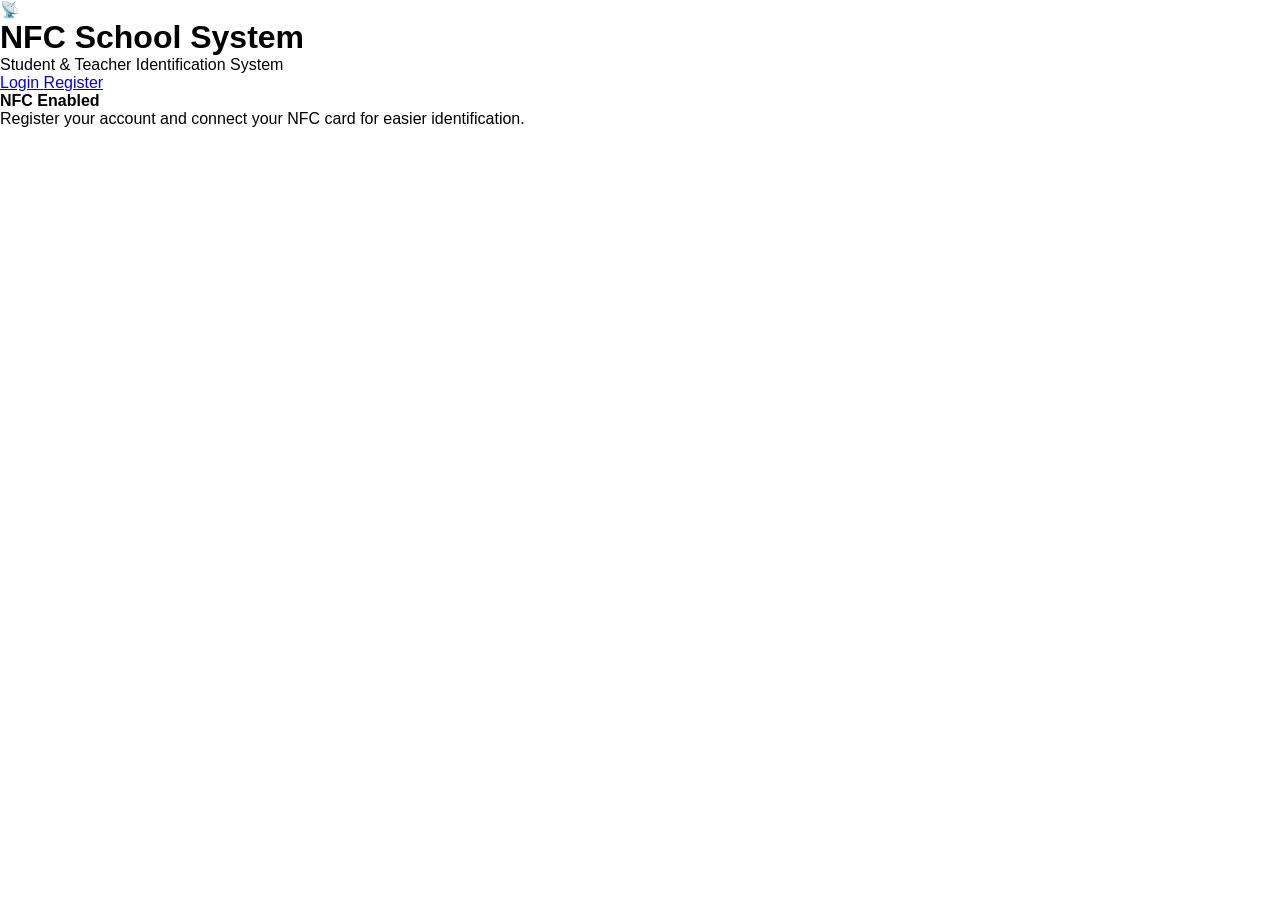
<file: index.html>
<?php
session_start();

if (isset($_SESSION["user_id"])) {
    header("Location: dashboard.php");
    exit();
}
?>

<!DOCTYPE html>
<html lang="en">

<head>
    <meta charset="UTF-8">
    <meta name="viewport" content="width=device-width, initial-scale=1.0">

    <title>NFC School System</title>

    <link rel="stylesheet" href="style.css">
</head>

<body>

<div class="home-container">

    <div class="home-card">

        <div class="logo">
            📡
        </div>

        <h1>NFC School System</h1>

        <p class="subtitle">
            Student & Teacher Identification System
        </p>

        <div class="home-buttons">

            <a href="login.php" class="btn primary">
                Login
            </a>

            <a href="register.php" class="btn secondary">
                Register
            </a>

        </div>

        <div class="info-box">
            <strong>NFC Enabled</strong>
            <p>
                Register your account and connect your NFC card
                for easier identification.
            </p>
        </div>

    </div>

</div>

</body>
</html>
</file>
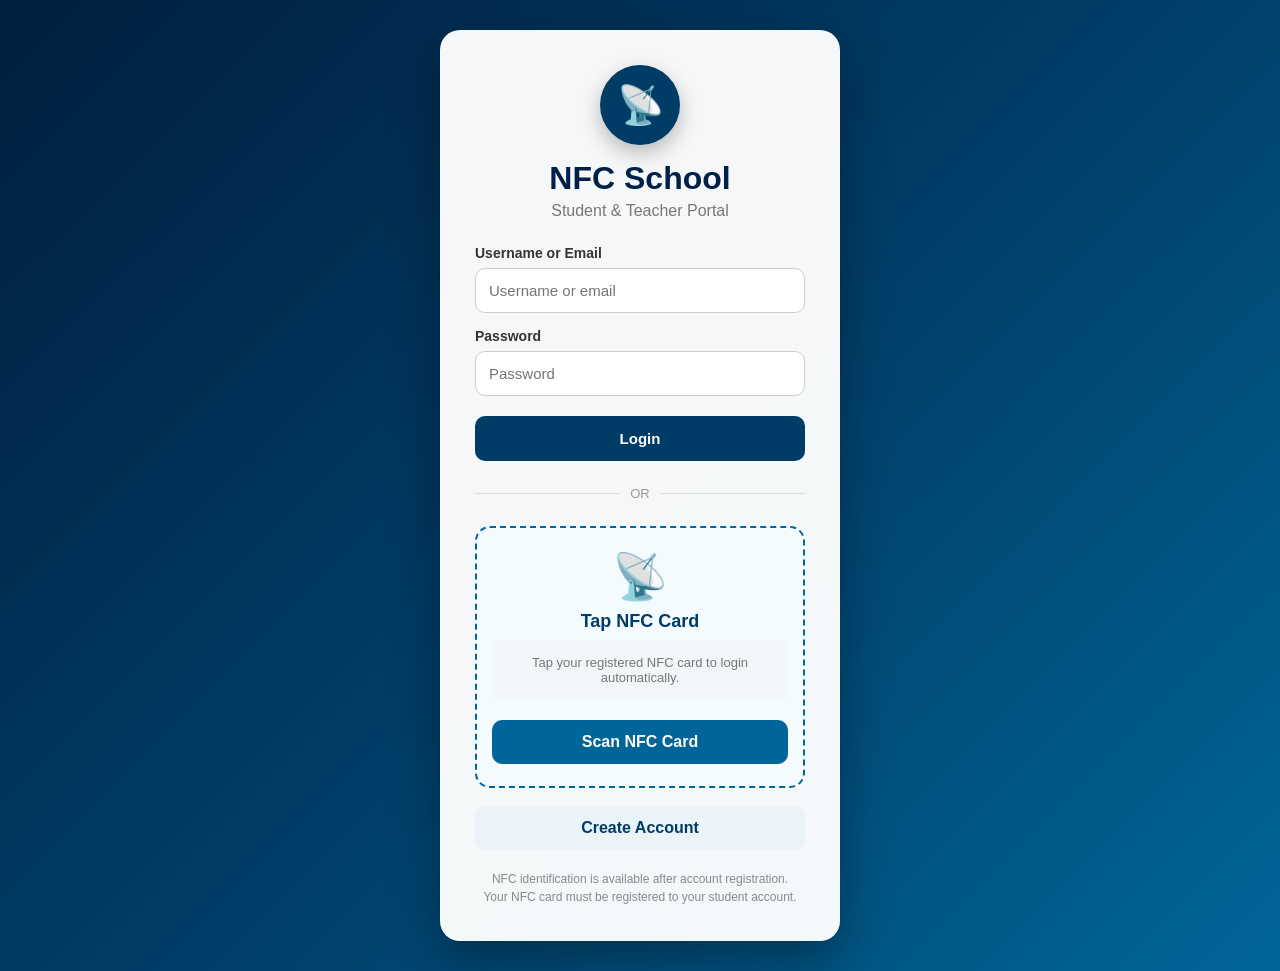
<file: login.html>
<!DOCTYPE html>
<html lang="en">

<head>

    <meta charset="UTF-8">

    <meta name="viewport"
          content="width=device-width, initial-scale=1.0">

    <title>NFC School Login</title>

    <link rel="stylesheet" href="style.css">

    <style>

        * {
            box-sizing: border-box;
        }

        body {
            margin: 0;
            font-family: Arial, sans-serif;
        }

        .login-body {
            min-height: 100vh;
            display: flex;
            justify-content: center;
            align-items: center;
            background:
                linear-gradient(135deg, #001f3f, #003d66, #006699);
        }

        .login-box {
            width: 400px;
            max-width: 92%;
            padding: 35px;
            border-radius: 20px;
            background: rgba(255,255,255,0.96);
            box-shadow: 0 20px 50px rgba(0,0,0,0.35);
            text-align: center;
        }

        .login-logo {
            width: 80px;
            height: 80px;
            margin: 0 auto 15px;

            display: flex;
            justify-content: center;
            align-items: center;

            border-radius: 50%;

            background: #003d66;

            color: white;

            font-size: 38px;

            box-shadow: 0 8px 20px rgba(0,0,0,0.25);
        }

        h1 {
            margin: 5px 0;
            color: #002b49;
        }

        .muted {
            color: #777;
            margin-bottom: 25px;
        }

        form {
            text-align: left;
        }

        label {
            display: block;
            margin-top: 15px;
            margin-bottom: 7px;

            font-weight: bold;
            color: #333;
        }

        input {
            width: 100%;
            padding: 13px;

            border: 1px solid #ccc;
            border-radius: 10px;

            font-size: 15px;

            outline: none;
        }

        input:focus {
            border-color: #006699;
            box-shadow: 0 0 0 3px rgba(0,102,153,0.12);
        }

        button,
        .secondary-button {
            width: 100%;
            display: block;

            padding: 13px;

            border: none;
            border-radius: 10px;

            font-size: 16px;
            font-weight: bold;

            cursor: pointer;

            text-decoration: none;
            text-align: center;
        }

        .main-button {
            margin-top: 20px;

            background: #003d66;
            color: white;
        }

        .main-button:hover {
            background: #002b49;
        }

        .divider {
            display: flex;
            align-items: center;
            gap: 10px;

            margin: 25px 0;

            color: #999;
            font-size: 13px;
        }

        .divider::before,
        .divider::after {
            content: "";
            flex: 1;
            height: 1px;
            background: #ddd;
        }

        /* NFC AREA */

        .nfc-area {
            padding: 22px 15px;

            border: 2px dashed #006699;

            border-radius: 15px;

            background: #f4fbff;

            cursor: pointer;

            transition: 0.3s;
        }

        .nfc-area:hover {
            background: #e7f6ff;
            transform: translateY(-2px);
        }

        .nfc-icon {
            font-size: 45px;

            animation: pulse 1.8s infinite;
        }

        .nfc-title {
            margin-top: 8px;

            font-size: 18px;
            font-weight: bold;

            color: #003d66;
        }

        .nfc-status {
            margin-top: 8px;

            color: #777;

            font-size: 13px;
        }

        .nfc-button {
            margin-top: 15px;

            background: #006699;
            color: white;
        }

        .nfc-button:hover {
            background: #004d73;
        }

        .secondary-button {
            background: #e9f3f8;
            color: #003d66;
        }

        .secondary-button:hover {
            background: #d9ebf4;
        }

        .bottom-text {
            margin-top: 20px;

            font-size: 12px;

            color: #888;

            line-height: 1.5;
        }

        .success {
            color: #159447;
            font-weight: bold;
        }

        .error {
            color: #d62828;
            font-weight: bold;
        }

        @keyframes pulse {

            0% {
                transform: scale(1);
            }

            50% {
                transform: scale(1.08);
            }

            100% {
                transform: scale(1);
            }

        }

    </style>

</head>


<body class="login-body">


<div class="login-box">

    <div class="login-logo">
        📡
    </div>


    <h1>NFC School</h1>

    <p class="muted">
        Student & Teacher Portal
    </p>


    <!-- NORMAL LOGIN -->

    <form action="login_process.php"
          method="POST">

        <label>
            Username or Email
        </label>

        <input
            type="text"
            name="identity"
            placeholder="Username or email"
            required
        >


        <label>
            Password
        </label>

        <input
            type="password"
            name="password"
            placeholder="Password"
            required
        >


        <button
            type="submit"
            class="main-button">

            Login

        </button>

    </form>


    <div class="divider">
        OR
    </div>


    <!-- NFC LOGIN -->

    <div class="nfc-area"
         onclick="startNFC()">

        <div class="nfc-icon">
            📡
        </div>

        <div class="nfc-title">
            Tap NFC Card
        </div>

        <div
            id="nfcStatus"
            class="nfc-status">

            Tap your registered NFC card to login automatically.

        </div>


        <button
            type="button"
            class="nfc-button"
            onclick="event.stopPropagation(); startNFC();">

            Scan NFC Card

        </button>

    </div>


    <br>


    <a
        href="register.php"
        class="secondary-button">

        Create Account

    </a>


    <p class="bottom-text">

        NFC identification is available
        after account registration.

        <br>

        Your NFC card must be registered
        to your student account.

    </p>

</div>


<script>

async function startNFC() {

    const status =
        document.getElementById("nfcStatus");


    /*
     * Check if Web NFC is available
     */

    if (!("NDEFReader" in window)) {

        status.innerHTML =
            '<span class="error">' +
            'NFC scanning is not supported by this browser/device.' +
            '</span><br>' +
            'Use a compatible NFC device or external NFC reader.';

        return;

    }


    try {

        status.innerHTML =
            "📡 Waiting for NFC card...";


        const ndef =
            new NDEFReader();


        await ndef.scan();


        status.innerHTML =
            "📡 Please tap your NFC card now...";


        ndef.addEventListener(
            "reading",
            ({ serialNumber }) => {

                console.log(
                    "NFC UID:",
                    serialNumber
                );


                status.innerHTML =
                    '<span class="success">' +
                    'Card detected! Logging in...' +
                    '</span>';


                /*
                 * Send NFC UID to PHP
                 */

                fetch("nfc_login.php", {

                    method: "POST",

                    headers: {
                        "Content-Type":
                            "application/x-www-form-urlencoded"
                    },

                    body:
                        "nfc_uid=" +
                        encodeURIComponent(serialNumber)

                })

                .then(response =>
                    response.json()
                )

                .then(data => {

                    if (data.success) {

                        status.innerHTML =
                            '<span class="success">' +
                            'Welcome, ' +
                            data.name +
                            '! Redirecting...' +
                            '</span>';


                        window.location.href =
                            data.redirect;

                    }

                    else {

                        status.innerHTML =
                            '<span class="error">' +
                            data.message +
                            '</span>';

                    }

                })

                .catch(error => {

                    console.error(error);

                    status.innerHTML =
                        '<span class="error">' +
                        'Unable to connect to the server.' +
                        '</span>';

                });

            }
        );


    }

    catch(error) {

        console.error(error);


        status.innerHTML =
            '<span class="error">' +
            'NFC scanning could not be started.' +
            '</span>';

    }

}

</script>


</body>

</html>
</file>
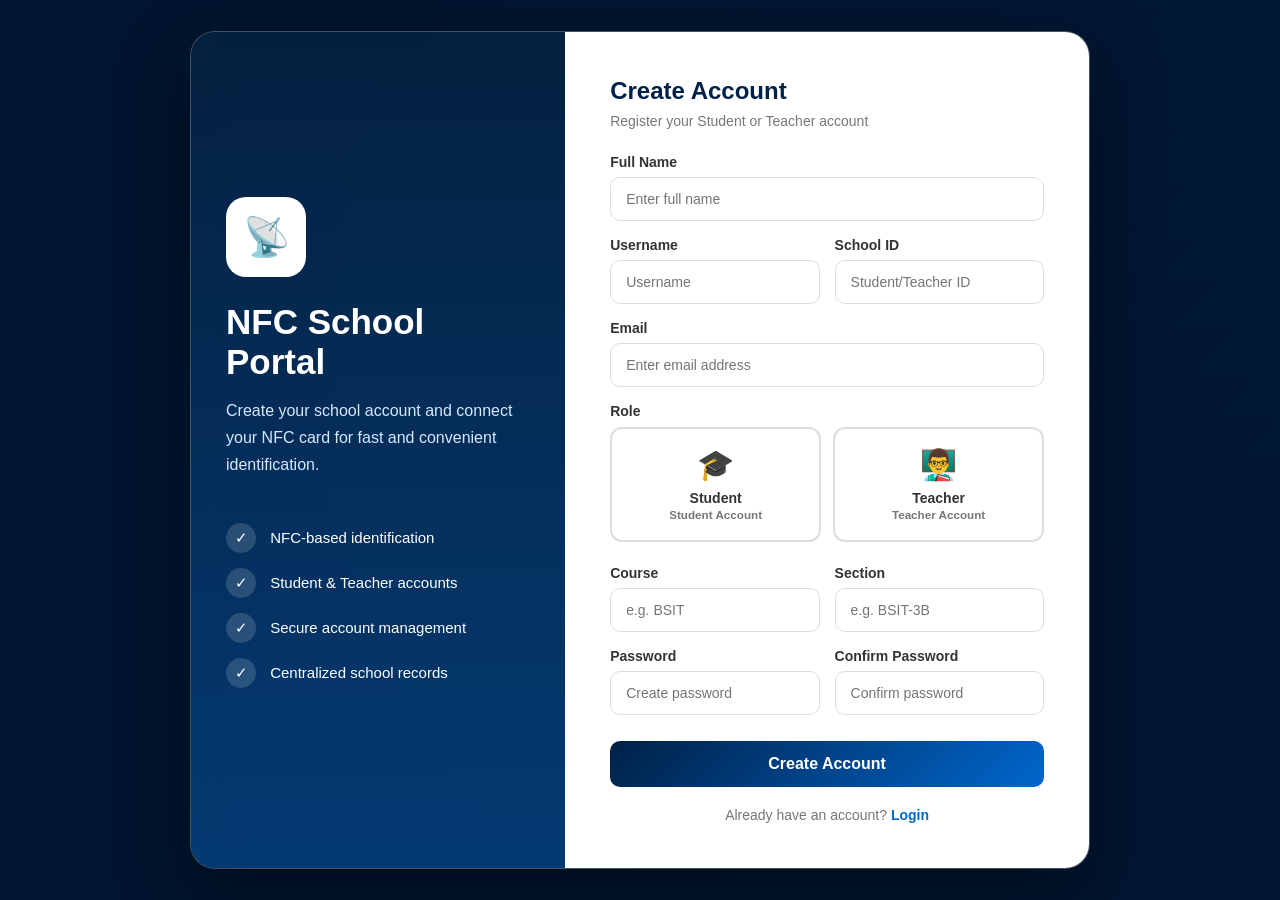
<file: register.html>
<!DOCTYPE html>
<html lang="en">
<head>

    <meta charset="UTF-8">
    <meta name="viewport" content="width=device-width, initial-scale=1.0">

    <title>NFC School System - Registration</title>

    <style>

        * {
            margin: 0;
            padding: 0;
            box-sizing: border-box;
            font-family: Arial, sans-serif;
        }

        body {
            min-height: 100vh;
            background:
                linear-gradient(rgba(0, 20, 45, .90), rgba(0, 20, 45, .95)),
                linear-gradient(135deg, #001f3f, #004080);

            display: flex;
            justify-content: center;
            align-items: center;

            padding: 30px;
        }

        .container {
            width: 100%;
            max-width: 900px;

            display: grid;
            grid-template-columns: 1fr 1.4fr;

            background: rgba(255,255,255,.08);

            border: 1px solid rgba(255,255,255,.2);

            border-radius: 25px;

            overflow: hidden;

            box-shadow: 0 25px 70px rgba(0,0,0,.45);

            backdrop-filter: blur(15px);
        }

        .left {
            padding: 50px 35px;

            display: flex;
            flex-direction: column;
            justify-content: center;

            background:
                linear-gradient(
                    rgba(0,31,63,.8),
                    rgba(0,64,128,.8)
                );
        }

        .logo {
            width: 80px;
            height: 80px;

            border-radius: 20px;

            background: white;

            display: flex;
            align-items: center;
            justify-content: center;

            font-size: 38px;

            margin-bottom: 25px;
        }

        .left h1 {
            color: white;
            font-size: 35px;
            margin-bottom: 15px;
        }

        .left p {
            color: #d7e9ff;
            line-height: 1.7;
        }

        .features {
            margin-top: 30px;
        }

        .feature {
            color: white;
            margin: 15px 0;
            font-size: 15px;
        }

        .feature span {
            display: inline-flex;

            width: 30px;
            height: 30px;

            align-items: center;
            justify-content: center;

            background: rgba(255,255,255,.15);

            border-radius: 50%;

            margin-right: 10px;
        }

        .right {
            background: white;

            padding: 45px;
        }

        .right h2 {
            color: #002147;
            margin-bottom: 8px;
        }

        .subtitle {
            color: #777;
            margin-bottom: 25px;
            font-size: 14px;
        }

        .form-group {
            margin-bottom: 16px;
        }

        label {
            display: block;

            font-weight: bold;

            color: #333;

            margin-bottom: 7px;

            font-size: 14px;
        }

        input,
        select {
            width: 100%;

            padding: 13px 15px;

            border: 1px solid #ddd;

            border-radius: 10px;

            outline: none;

            font-size: 14px;

            transition: .3s;
        }

        input:focus,
        select:focus {
            border-color: #0066cc;

            box-shadow: 0 0 0 3px rgba(0,102,204,.1);
        }

        .row {
            display: grid;

            grid-template-columns: 1fr 1fr;

            gap: 15px;
        }

        .role-container {
            display: grid;

            grid-template-columns: 1fr 1fr;

            gap: 12px;

            margin-top: 8px;
        }

        .role-option input {
            display: none;
        }

        .role-card {
            display: block;

            border: 2px solid #ddd;

            padding: 18px;

            text-align: center;

            border-radius: 12px;

            cursor: pointer;

            transition: .3s;
        }

        .role-card .icon {
            font-size: 30px;
            margin-bottom: 8px;
        }

        .role-card strong {
            display: block;
            color: #333;
        }

        .role-card small {
            color: #777;
        }

        .role-option input:checked + .role-card {
            border-color: #0066cc;

            background: #eef7ff;

            box-shadow: 0 5px 15px rgba(0,102,204,.15);
        }

        .register-btn {
            width: 100%;

            padding: 14px;

            margin-top: 10px;

            border: none;

            border-radius: 10px;

            background: linear-gradient(
                135deg,
                #002147,
                #0066cc
            );

            color: white;

            font-size: 16px;

            font-weight: bold;

            cursor: pointer;

            transition: .3s;
        }

        .register-btn:hover {
            transform: translateY(-2px);

            box-shadow: 0 10px 25px rgba(0,70,140,.3);
        }

        .login-link {
            text-align: center;

            margin-top: 20px;

            font-size: 14px;

            color: #777;
        }

        .login-link a {
            color: #0066cc;

            font-weight: bold;

            text-decoration: none;
        }

        @media(max-width: 750px) {

            .container {
                grid-template-columns: 1fr;
            }

            .left {
                display: none;
            }

            .right {
                padding: 30px 25px;
            }

        }

    </style>

</head>

<body>

<div class="container">

    <div class="left">

        <div class="logo">
            📡
        </div>

        <h1>NFC School Portal</h1>

        <p>
            Create your school account and connect your
            NFC card for fast and convenient identification.
        </p>

        <div class="features">

            <div class="feature">
                <span>✓</span>
                NFC-based identification
            </div>

            <div class="feature">
                <span>✓</span>
                Student & Teacher accounts
            </div>

            <div class="feature">
                <span>✓</span>
                Secure account management
            </div>

            <div class="feature">
                <span>✓</span>
                Centralized school records
            </div>

        </div>

    </div>


    <div class="right">

        <h2>Create Account</h2>

        <p class="subtitle">
            Register your Student or Teacher account
        </p>

        <form action="register_process.php" method="POST">

            <div class="form-group">

                <label>Full Name</label>

                <input
                    type="text"
                    name="full_name"
                    placeholder="Enter full name"
                    required
                >

            </div>


            <div class="row">

                <div class="form-group">

                    <label>Username</label>

                    <input
                        type="text"
                        name="username"
                        placeholder="Username"
                        required
                    >

                </div>

                <div class="form-group">

                    <label>School ID</label>

                    <input
                        type="text"
                        name="school_id"
                        placeholder="Student/Teacher ID"
                        required
                    >

                </div>

            </div>


            <div class="form-group">

                <label>Email</label>

                <input
                    type="email"
                    name="email"
                    placeholder="Enter email address"
                    required
                >

            </div>


            <div class="form-group">

                <label>Role</label>

                <div class="role-container">

                    <label class="role-option">

                        <input
                            type="radio"
                            name="role"
                            value="STUDENT"
                            required
                        >

                        <div class="role-card">

                            <div class="icon">🎓</div>

                            <strong>Student</strong>

                            <small>Student Account</small>

                        </div>

                    </label>


                    <label class="role-option">

                        <input
                            type="radio"
                            name="role"
                            value="TEACHER"
                        >

                        <div class="role-card">

                            <div class="icon">👨‍🏫</div>

                            <strong>Teacher</strong>

                            <small>Teacher Account</small>

                        </div>

                    </label>

                </div>

            </div>


            <div class="row">

                <div class="form-group">

                    <label>Course</label>

                    <input
                        type="text"
                        name="course"
                        placeholder="e.g. BSIT"
                    >

                </div>

                <div class="form-group">

                    <label>Section</label>

                    <input
                        type="text"
                        name="section"
                        placeholder="e.g. BSIT-3B"
                    >

                </div>

            </div>


            <div class="row">

                <div class="form-group">

                    <label>Password</label>

                    <input
                        type="password"
                        name="password"
                        placeholder="Create password"
                        required
                    >

                </div>

                <div class="form-group">

                    <label>Confirm Password</label>

                    <input
                        type="password"
                        name="confirm_password"
                        placeholder="Confirm password"
                        required
                    >

                </div>

            </div>


            <button
                type="submit"
                class="register-btn"
            >
                Create Account
            </button>

        </form>


        <div class="login-link">

            Already have an account?

            <a href="login.php">
                Login
            </a>

        </div>

    </div>

</div>

</body>
</html>
</file>
<file: style.css>
* {
    margin: 0;
    padding: 0;
    box-sizing: border-box;
    font-family: Arial, sans-serif;
}


body {
    margin: 0;
}


/* =========================
   AUTHENTICATION
========================= */

.auth-body,
.login-body,
.nfc-body {

    min-height: 100vh;

    background:
        radial-gradient(
            circle at top right,
            #0757a0,
            transparent 35%
        ),
        linear-gradient(
            135deg,
            #00152b,
            #003b70
        );

    display: flex;

    justify-content: center;

    align-items: center;

    padding: 30px;
}


.auth-container {

    width: 100%;

    max-width: 1000px;

    display: grid;

    grid-template-columns:
        1fr 1.3fr;

    background: white;

    border-radius: 25px;

    overflow: hidden;

    box-shadow:
        0 30px 70px
        rgba(0,0,0,.4);

}


.auth-info {

    background:
        linear-gradient(
            145deg,
            #001f3f,
            #0056a3
        );

    color: white;

    padding: 55px 40px;

    display: flex;

    flex-direction: column;

    justify-content: center;

}


.big-icon {

    font-size: 70px;

    margin-bottom: 25px;

}


.auth-info h1 {

    font-size: 35px;

    margin-bottom: 15px;

}


.auth-info p {

    color: #dcecff;

    line-height: 1.7;

}


.info-list {

    margin-top: 30px;

}


.info-list div {

    margin: 18px 0;

}


.auth-form {

    padding: 45px;

}


.auth-form h2 {

    color: #002147;

    margin-bottom: 5px;

}


.muted {

    color: #777;

    margin-bottom: 25px;

}


label {

    display: block;

    font-size: 14px;

    font-weight: bold;

    color: #333;

    margin: 12px 0 7px;

}


input,
select,
textarea {

    width: 100%;

    border: 1px solid #ddd;

    border-radius: 10px;

    padding: 13px;

    outline: none;

    font-size: 14px;

    background: white;

}


input:focus,
select:focus,
textarea:focus {

    border-color: #0066cc;

    box-shadow:
        0 0 0 3px
        rgba(0,102,204,.1);

}


.two-column {

    display: grid;

    grid-template-columns: 1fr 1fr;

    gap: 15px;

}


.role-grid {

    display: grid;

    grid-template-columns: 1fr 1fr;

    gap: 12px;

}


.role input {

    display: none;

}


.role > div {

    border: 2px solid #ddd;

    border-radius: 12px;

    padding: 18px;

    text-align: center;

    cursor: pointer;

    transition: .3s;

}


.role strong {

    display: block;

    margin-top: 5px;

}


.role small {

    color: #777;

}


.role input:checked + div {

    border-color: #0066cc;

    background: #edf7ff;

}


.main-button {

    display: inline-block;

    width: 100%;

    border: none;

    border-radius: 10px;

    padding: 14px;

    margin-top: 20px;

    background:
        linear-gradient(
            135deg,
            #002147,
            #0066cc
        );

    color: white;

    font-size: 15px;

    font-weight: bold;

    cursor: pointer;

    transition: .3s;

}


.main-button:hover {

    transform: translateY(-2px);

    box-shadow:
        0 10px 25px
        rgba(0,70,140,.3);

}


.bottom-text {

    text-align: center;

    color: #777;

    font-size: 14px;

    margin-top: 20px;

}


.bottom-text a {

    color: #0066cc;

    text-decoration: none;

    font-weight: bold;

}


/* LOGIN */

.login-box {

    width: 100%;

    max-width: 430px;

    background: white;

    padding: 45px;

    border-radius: 25px;

    text-align: center;

    box-shadow:
        0 30px 70px
        rgba(0,0,0,.4);

}


.login-logo {

    width: 80px;

    height: 80px;

    background:
        linear-gradient(
            135deg,
            #002147,
            #0066cc
        );

    border-radius: 20px;

    display: flex;

    align-items: center;

    justify-content: center;

    font-size: 40px;

    margin: auto;

    margin-bottom: 20px;

}


.login-box h1 {

    color: #002147;

}


.divider {

    color: #aaa;

    margin: 25px 0;

}


.secondary-button {

    display: block;

    padding: 13px;

    border: 2px solid #0066cc;

    border-radius: 10px;

    color: #0066cc;

    text-decoration: none;

    font-weight: bold;

}


/* =========================
   NFC
========================= */

.nfc-card {

    width: 100%;

    max-width: 500px;

    background: white;

    border-radius: 30px;

    padding: 45px;

    text-align: center;

    box-shadow:
        0 30px 70px
        rgba(0,0,0,.4);

}


.nfc-animation {

    display: flex;

    justify-content: center;

    margin-bottom: 25px;

}


.nfc-circle {

    width: 130px;

    height: 130px;

    border-radius: 50%;

    background:
        linear-gradient(
            135deg,
            #002147,
            #008cff
        );

    display: flex;

    align-items: center;

    justify-content: center;

    font-size: 60px;

    animation:
        pulse 1.8s infinite;

}


@keyframes pulse {

    0% {
        box-shadow:
            0 0 0 0
            rgba(0,140,255,.5);
    }

    70% {
        box-shadow:
            0 0 0 30px
            rgba(0,140,255,0);
    }

    100% {
        box-shadow:
            0 0 0 0
            rgba(0,140,255,0);
    }

}


.nfc-card h1 {

    color: #002147;

    margin-bottom: 10px;

}


.nfc-description {

    margin-bottom: 15px;

}


.nfc-status {

    background: #f1f6fa;

    padding: 15px;

    border-radius: 10px;

    margin: 20px 0;

}


.nfc-result {

    margin-top: 15px;

}


.success {

    background: #e9f9ef;

    color: #137333;

    padding: 15px;

    border-radius: 10px;

}


.warning {

    background: #fff4df;

    color: #9a6500;

    padding: 15px;

    border-radius: 10px;

}


.skip-link {

    display: block;

    margin-top: 20px;

    color: #777;

}


/* =========================
   DASHBOARD
========================= */

.dashboard-body {

    min-height: 100vh;

    background: #f2f5f9;

}


.sidebar {

    position: fixed;

    left: 0;

    top: 0;

    width: 250px;

    height: 100vh;

    background:
        linear-gradient(
            180deg,
            #001b35,
            #003f73
        );

    padding: 25px 15px;

    color: white;

}


.sidebar h2 {

    padding: 10px;

    margin-bottom: 10px;

}


.role-label {

    color: #8fc7ff;

    padding: 10px;

    font-size: 12px;

    font-weight: bold;

}


.sidebar a {

    display: block;

    color: #dbeeff;

    text-decoration: none;

    padding: 13px;

    border-radius: 10px;

    margin: 5px 0;

    transition: .3s;

}


.sidebar a:hover {

    background:
        rgba(255,255,255,.12);

    color: white;

}


.sidebar .logout {

    margin-top: 30px;

    background:
        rgba(255,80,80,.12);

}


.main-content {

    margin-left: 250px;

    padding: 35px;

}


.topbar {

    display: flex;

    justify-content: space-between;

    align-items: center;

    margin-bottom: 30px;

}


.topbar h1 {

    color: #002147;

}


.topbar p {

    color: #777;

    margin-top: 5px;

}


.profile-circle {

    width: 55px;

    height: 55px;

    border-radius: 50%;

    background: white;

    display: flex;

    align-items: center;

    justify-content: center;

    font-size: 25px;

    box-shadow:
        0 5px 20px
        rgba(0,0,0,.08);

}


.profile-card {

    background:
        linear-gradient(
            135deg,
            #002147,
            #0066cc
        );

    color: white;

    border-radius: 20px;

    padding: 25px;

    display: flex;

    justify-content: space-between;

    align-items: center;

    margin-bottom: 25px;

}


.profile-card p {

    margin-top: 5px;

    color: #d7eaff;

}


.nfc-badge {

    background:
        rgba(255,255,255,.15);

    padding: 10px 15px;

    border-radius: 20px;

    font-size: 12px;

    font-weight: bold;

}


.stats-grid {

    display: grid;

    grid-template-columns:
        repeat(4, 1fr);

    gap: 20px;

    margin-bottom: 25px;

}


.stat-card {

    background: white;

    padding: 25px;

    border-radius: 18px;

    box-shadow:
        0 8px 25px
        rgba(0,0,0,.05);

}


.stat-icon {

    font-size: 30px;

    margin-bottom: 15px;

}


.stat-card h3 {

    font-size: 30px;

    color: #002147;

}


.stat-card p {

    color: #777;

    margin-top: 5px;

}


.dashboard-card {

    background: white;

    padding: 25px;

    border-radius: 18px;

    margin-bottom: 25px;

    box-shadow:
        0 8px 25px
        rgba(0,0,0,.05);

}


.dashboard-card h2 {

    color: #002147;

    margin-bottom: 20px;

}


.quick-grid {

    display: grid;

    grid-template-columns:
        repeat(3, 1fr);

    gap: 15px;

}


.quick-grid a {

    padding: 25px;

    background: #f4f8fc;

    border-radius: 15px;

    color: #002147;

    text-decoration: none;

    display: flex;

    flex-direction: column;

    gap: 10px;

    transition: .3s;

}


.quick-grid a:hover {

    transform: translateY(-3px);

    background: #eaf4ff;

}


.table-container {

    overflow-x: auto;

}


table {

    width: 100%;

    border-collapse: collapse;

}


th {

    background: #002147;

    color: white;

    text-align: left;

    padding: 13px;

}


td {

    padding: 13px;

    border-bottom: 1px solid #eee;

}


.status {

    padding: 6px 10px;

    border-radius: 20px;

    font-size: 12px;

    font-weight: bold;

}


.status.present {

    background: #e8f8ee;

    color: #137333;

}


.status.absent {

    background: #ffecec;

    color: #c5221f;

}


.status.late {

    background: #fff5df;

    color: #9a6500;

}


.connected {

    color: #16803c;

    font-weight: bold;

}


.announcement-card {

    background: white;

    padding: 25px;

    border-radius: 18px;

    margin-bottom: 15px;

    box-shadow:
        0 5px 20px
        rgba(0,0,0,.05);

}


.announcement-card h2 {

    color: #002147;

    margin-bottom: 10px;

}


.announcement-card p {

    line-height: 1.7;

    color: #555;

}


.announcement-card small {

    display: block;

    color: #999;

    margin-top: 15px;

}


@media(max-width: 900px) {

    .sidebar {

        width: 210px;

    }

    .main-content {

        margin-left: 210px;

    }

    .stats-grid {

        grid-template-columns:
            repeat(2, 1fr);

    }

}


@media(max-width: 700px) {

    .auth-container {

        grid-template-columns: 1fr;

    }

    .auth-info {

        display: none;

    }

    .two-column {

        grid-template-columns: 1fr;

    }

    .sidebar {

        position: relative;

        width: 100%;

        height: auto;

    }

    .main-content {

        margin-left: 0;

        padding: 20px;

    }

    .stats-grid {

        grid-template-columns: 1fr;

    }

    .quick-grid {

        grid-template-columns: 1fr;

    }

}
</file>
